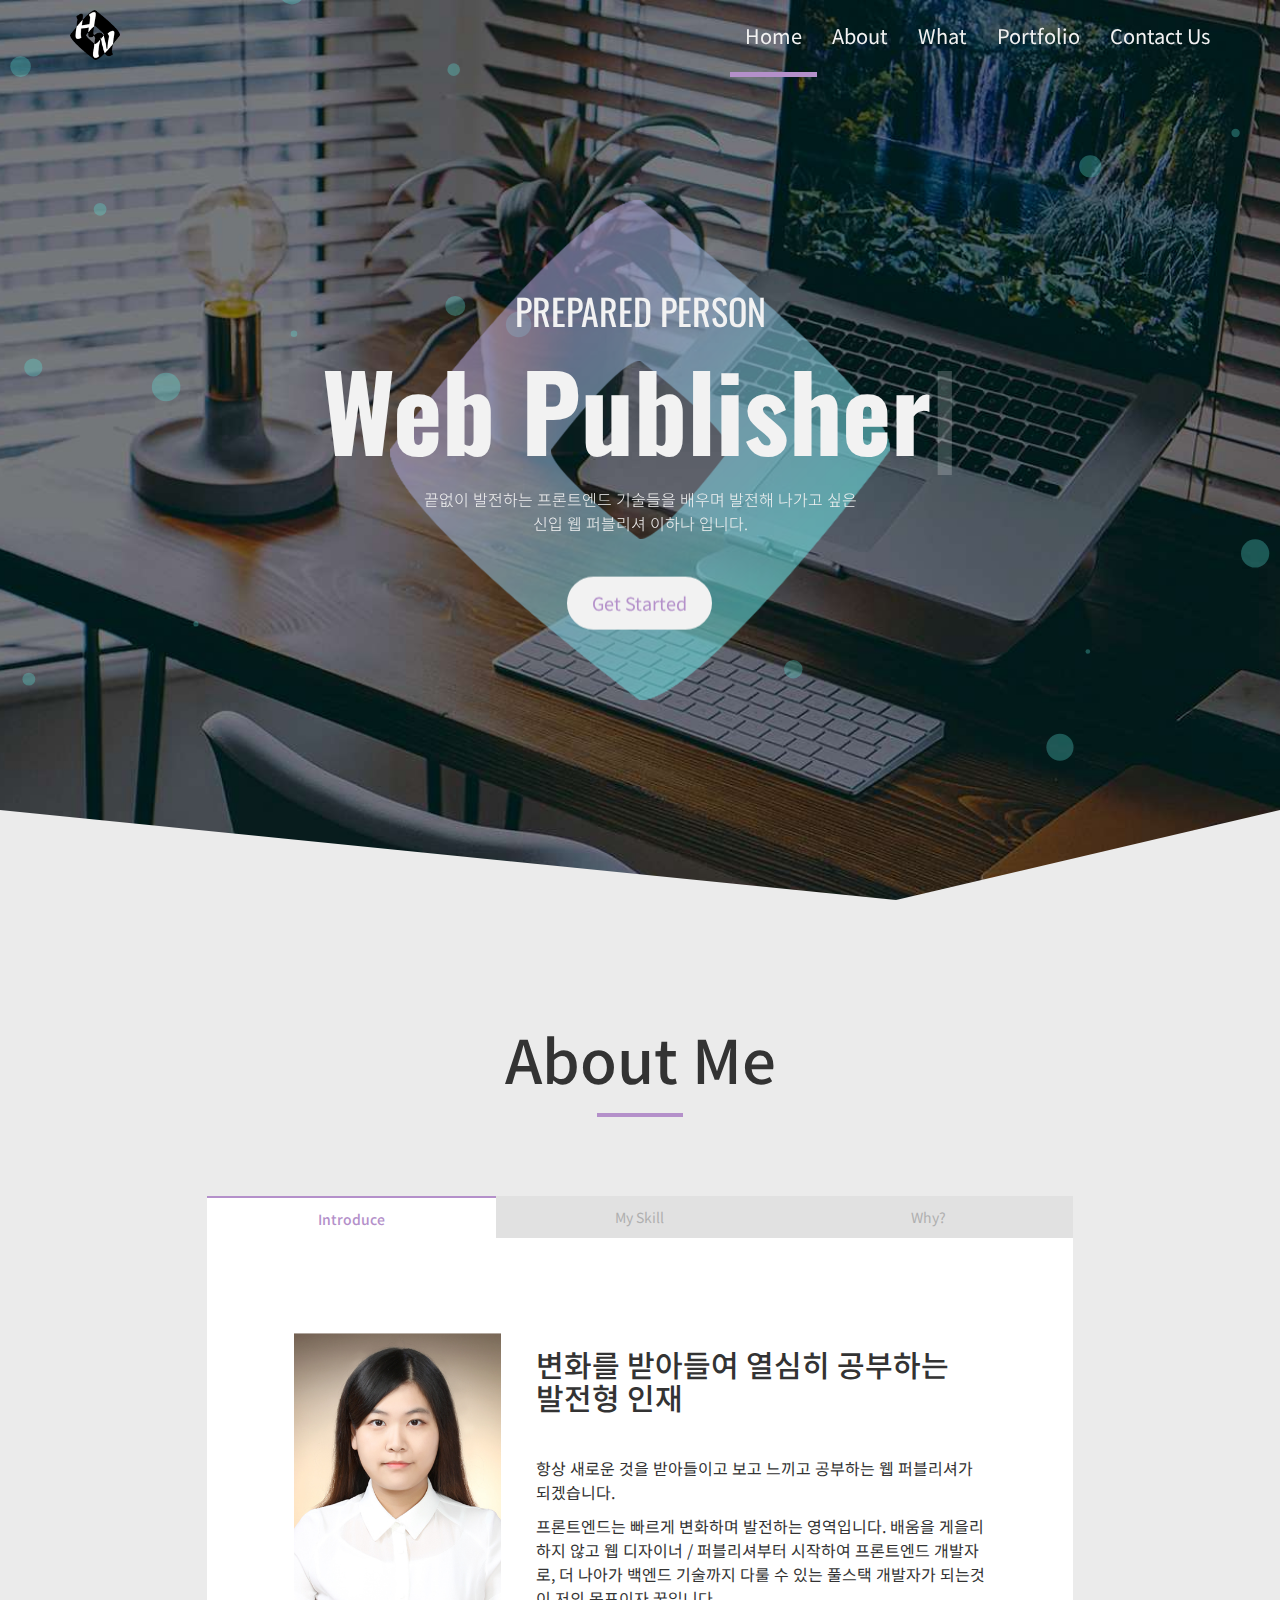
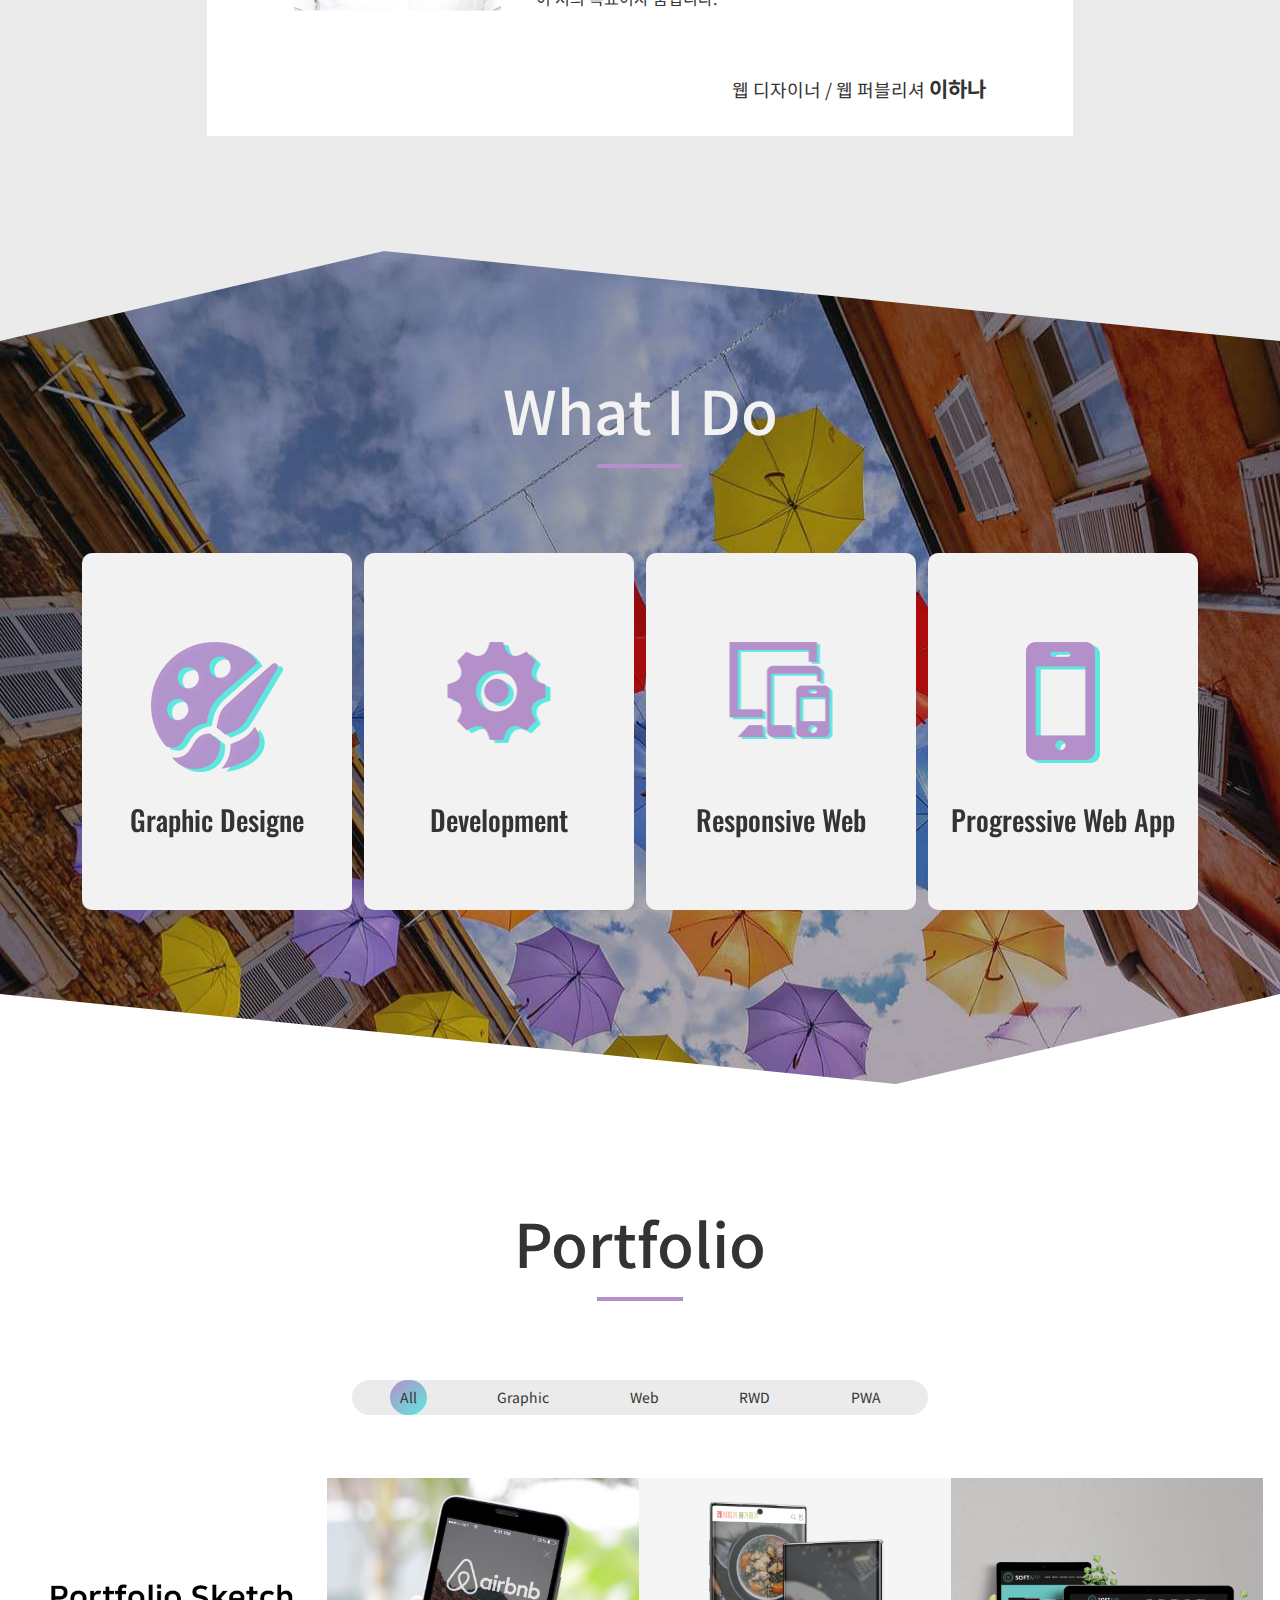
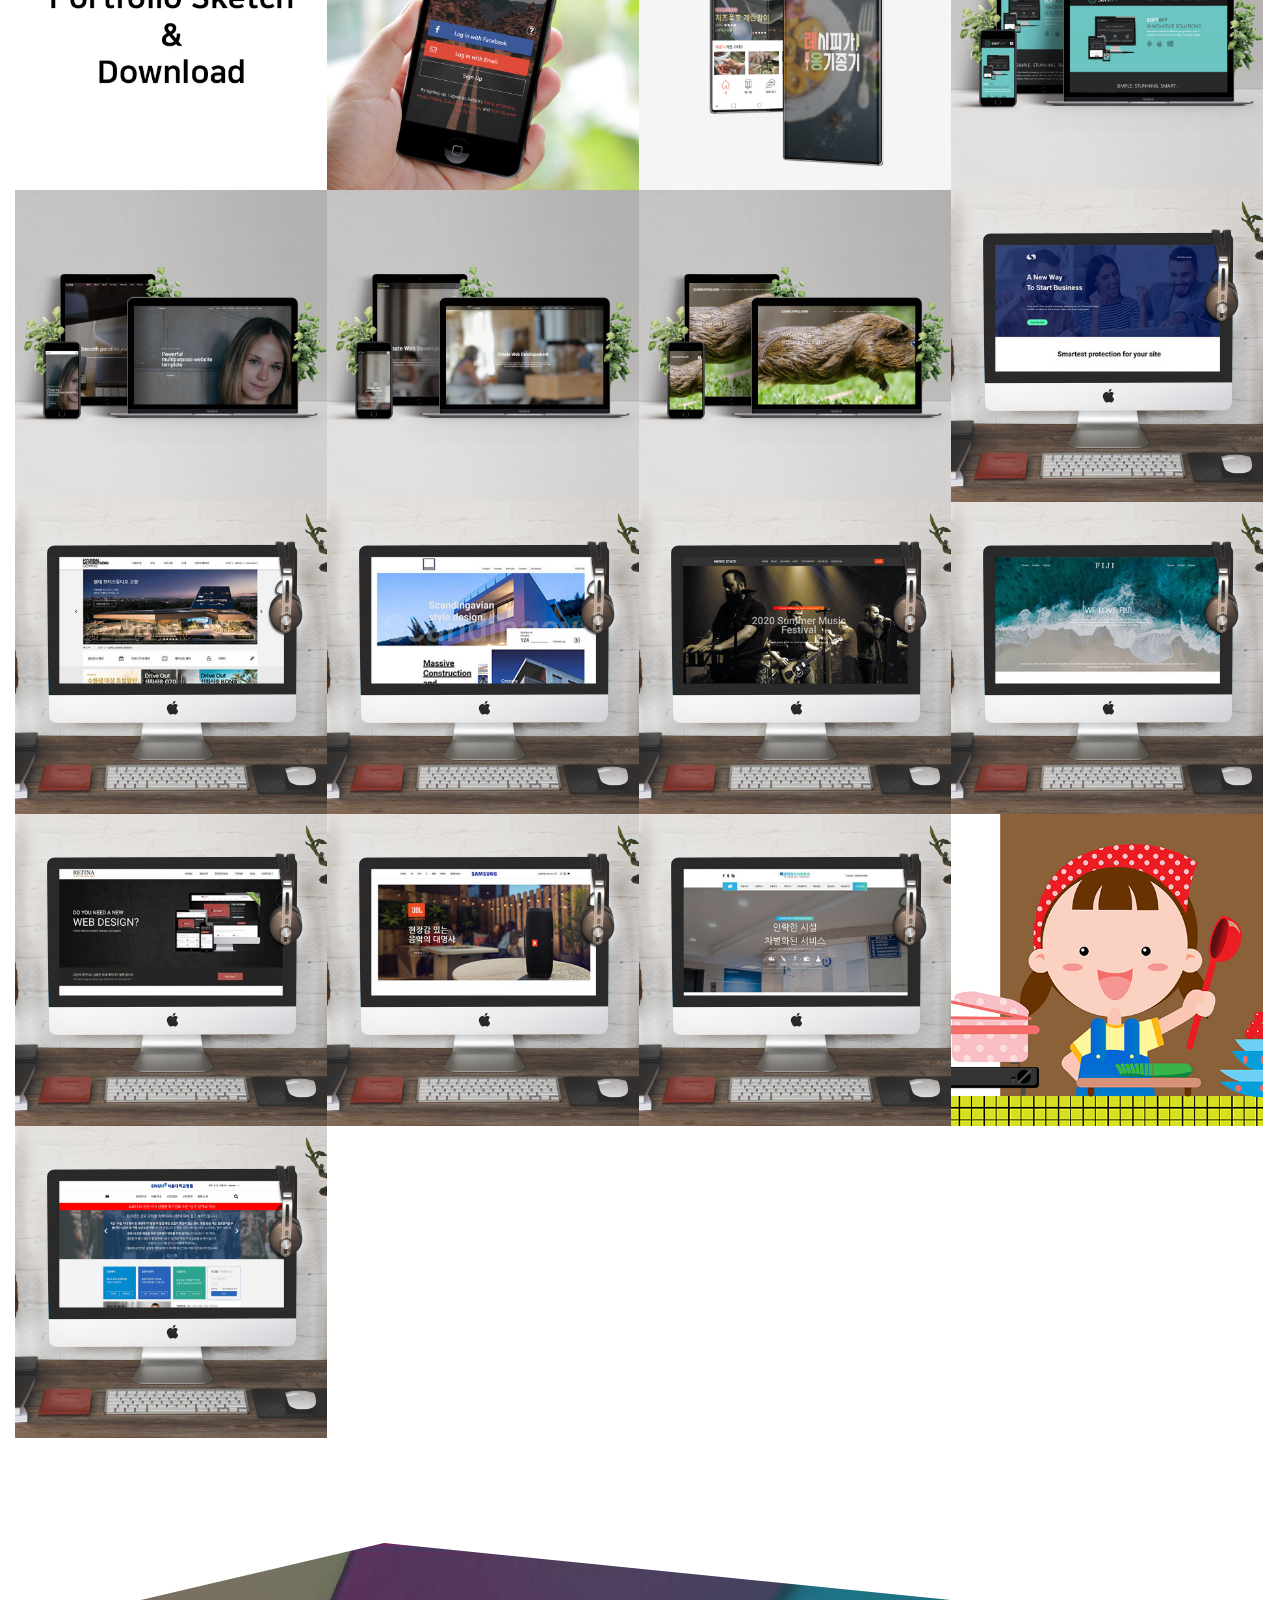
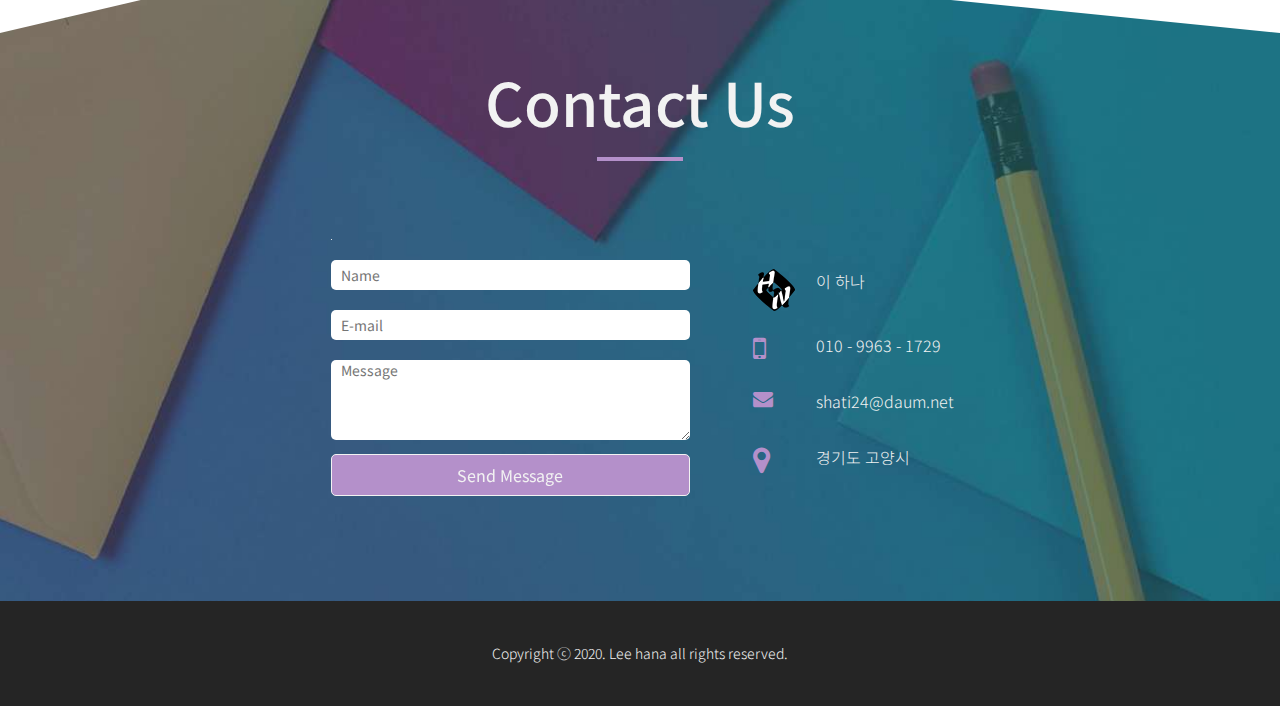
<file: index.html>
<!DOCTYPE html>
<html lang="ko-KR">

<head>
  <meta http-equiv="X-UA-Compatible" content="IE=Edge">
  <meta charset="UTF-8">
  <title>Hana's Portfolio</title>
  <script>
  window.location.href = 'html/main.html';
  </script>
</head>

<body>
</body>

</html>
</file>
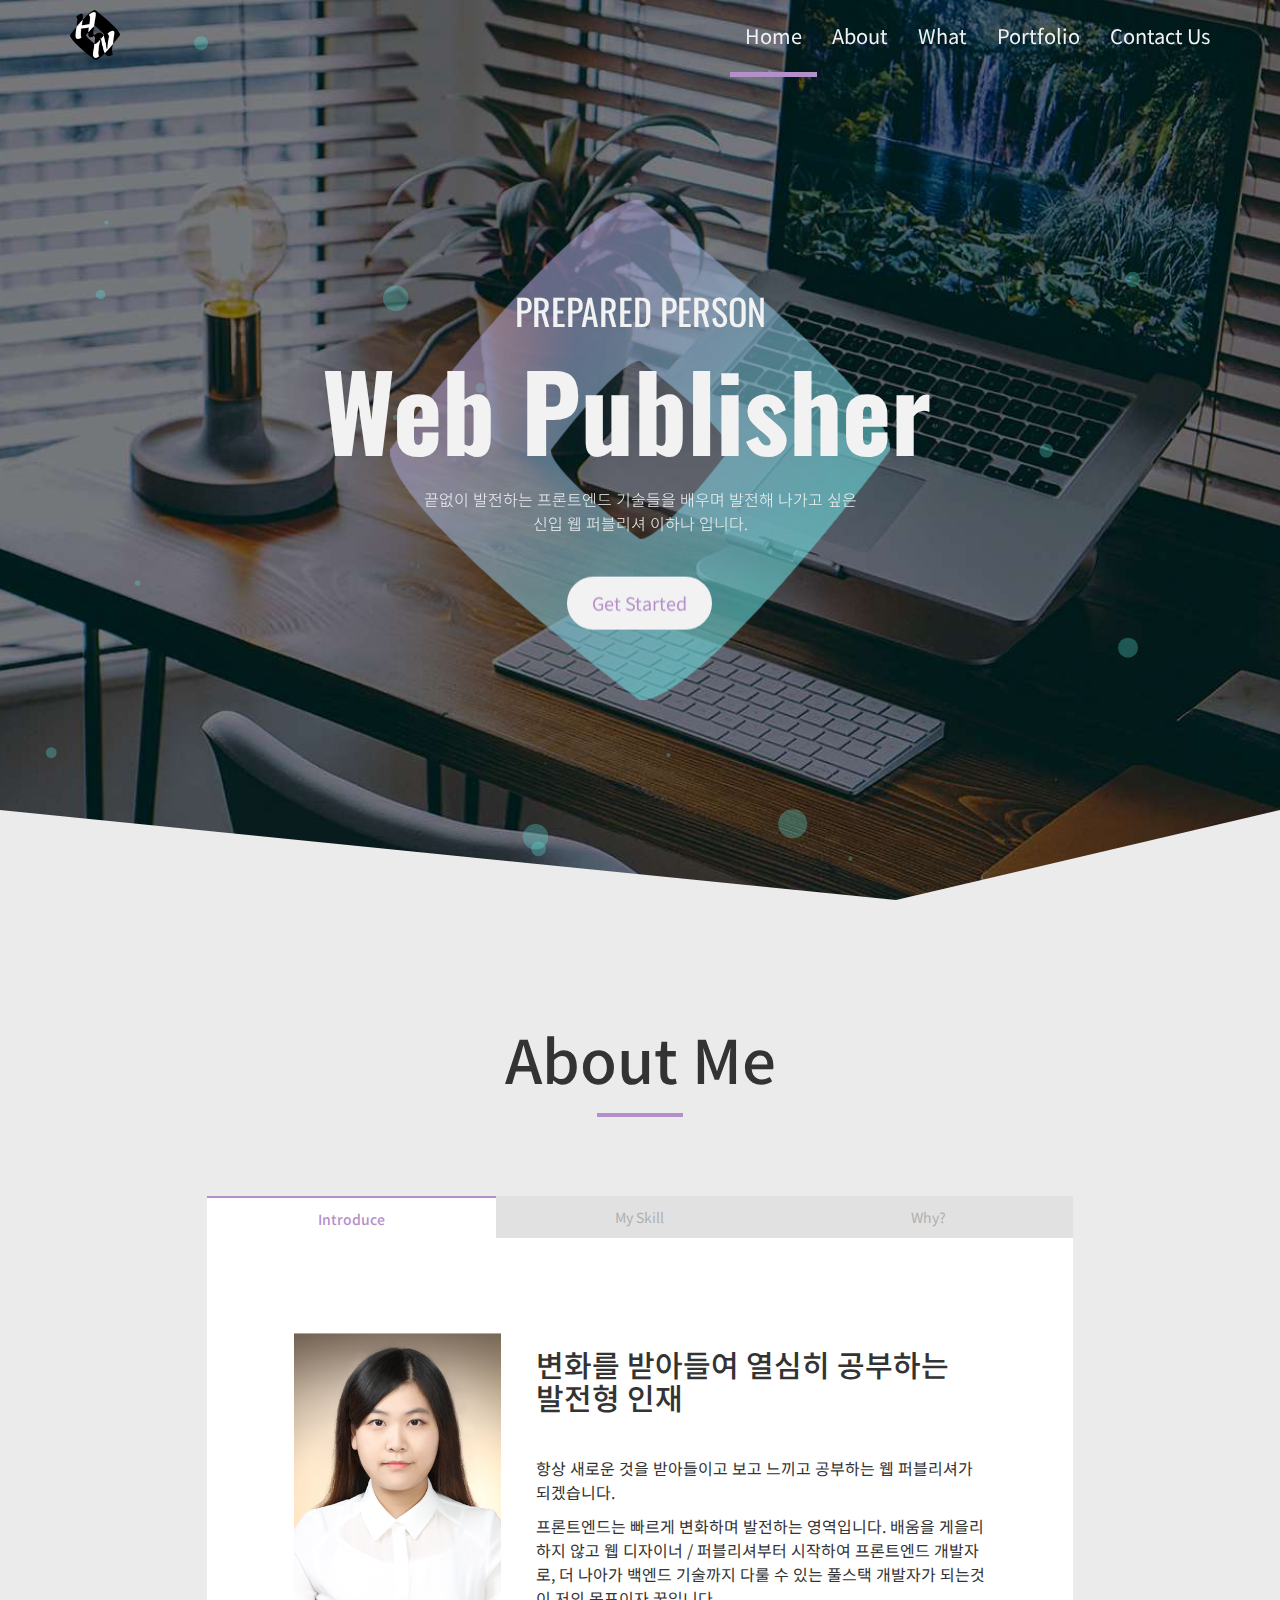
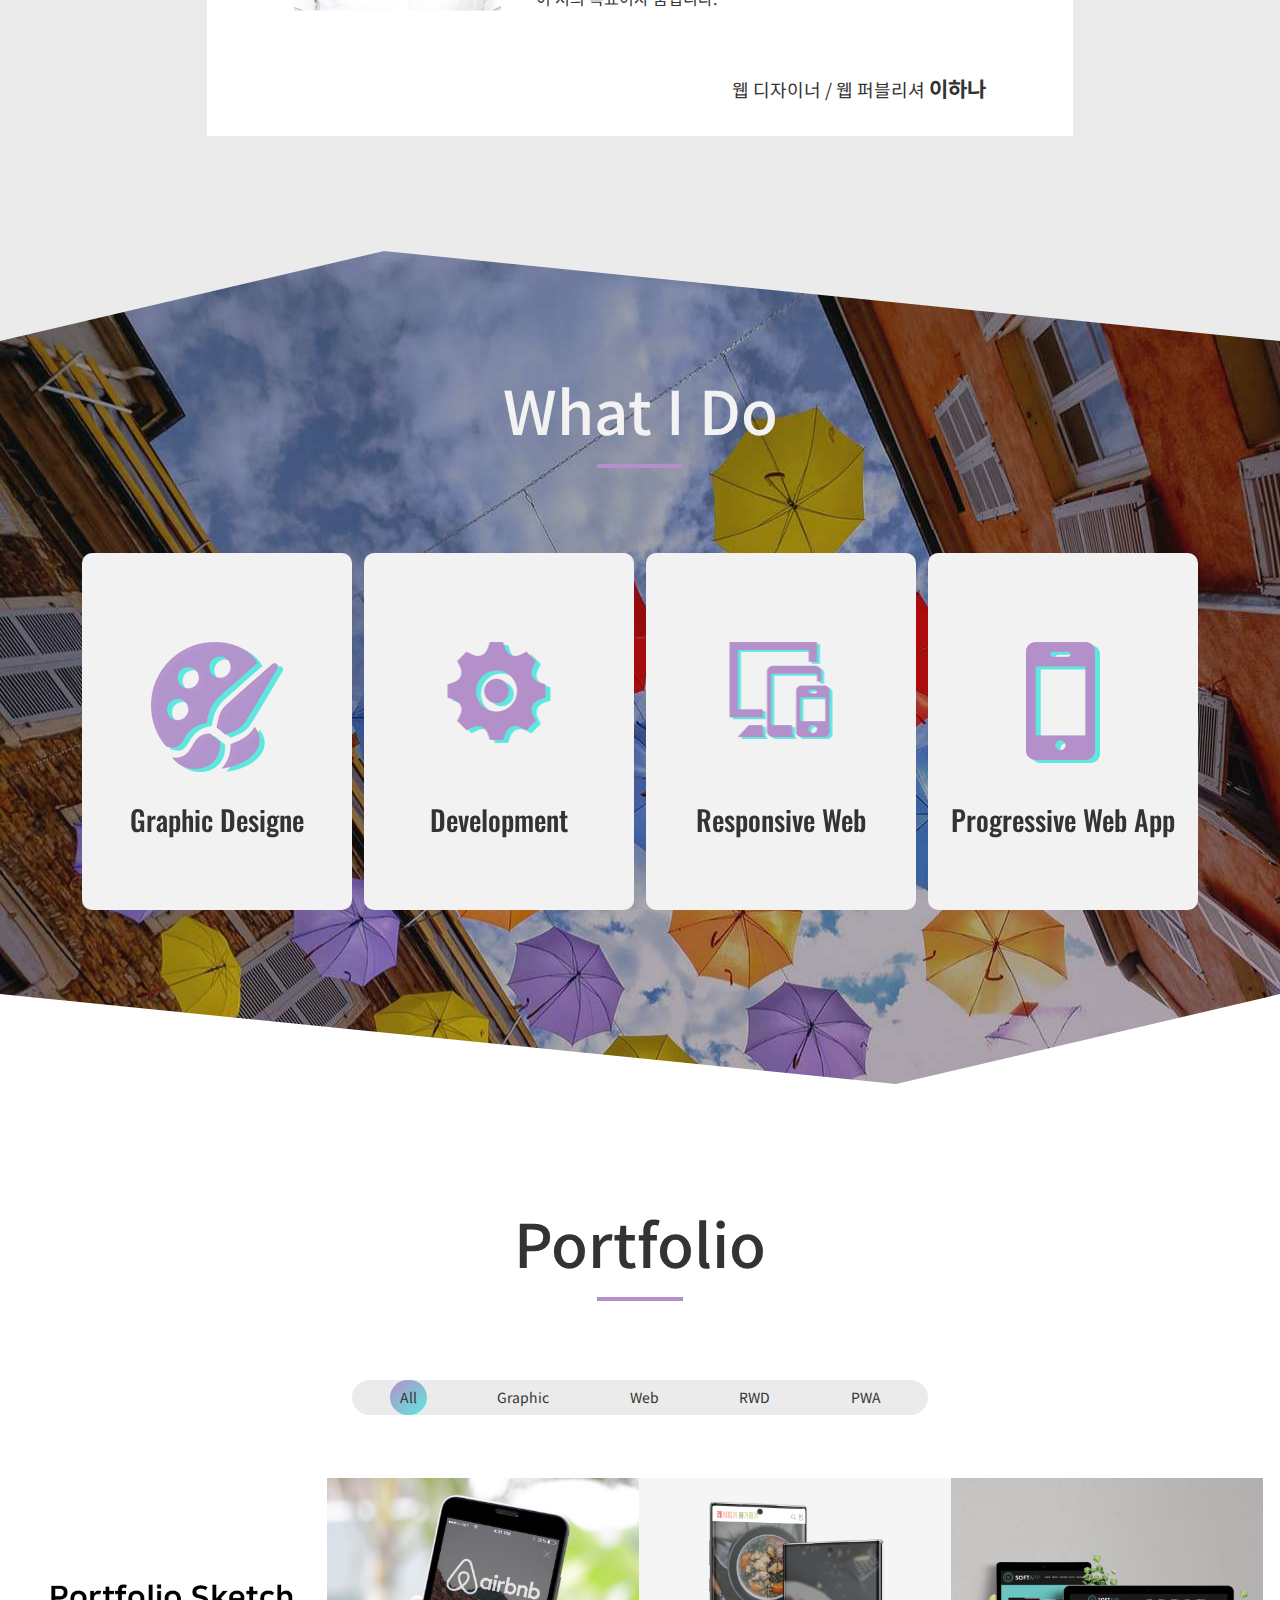
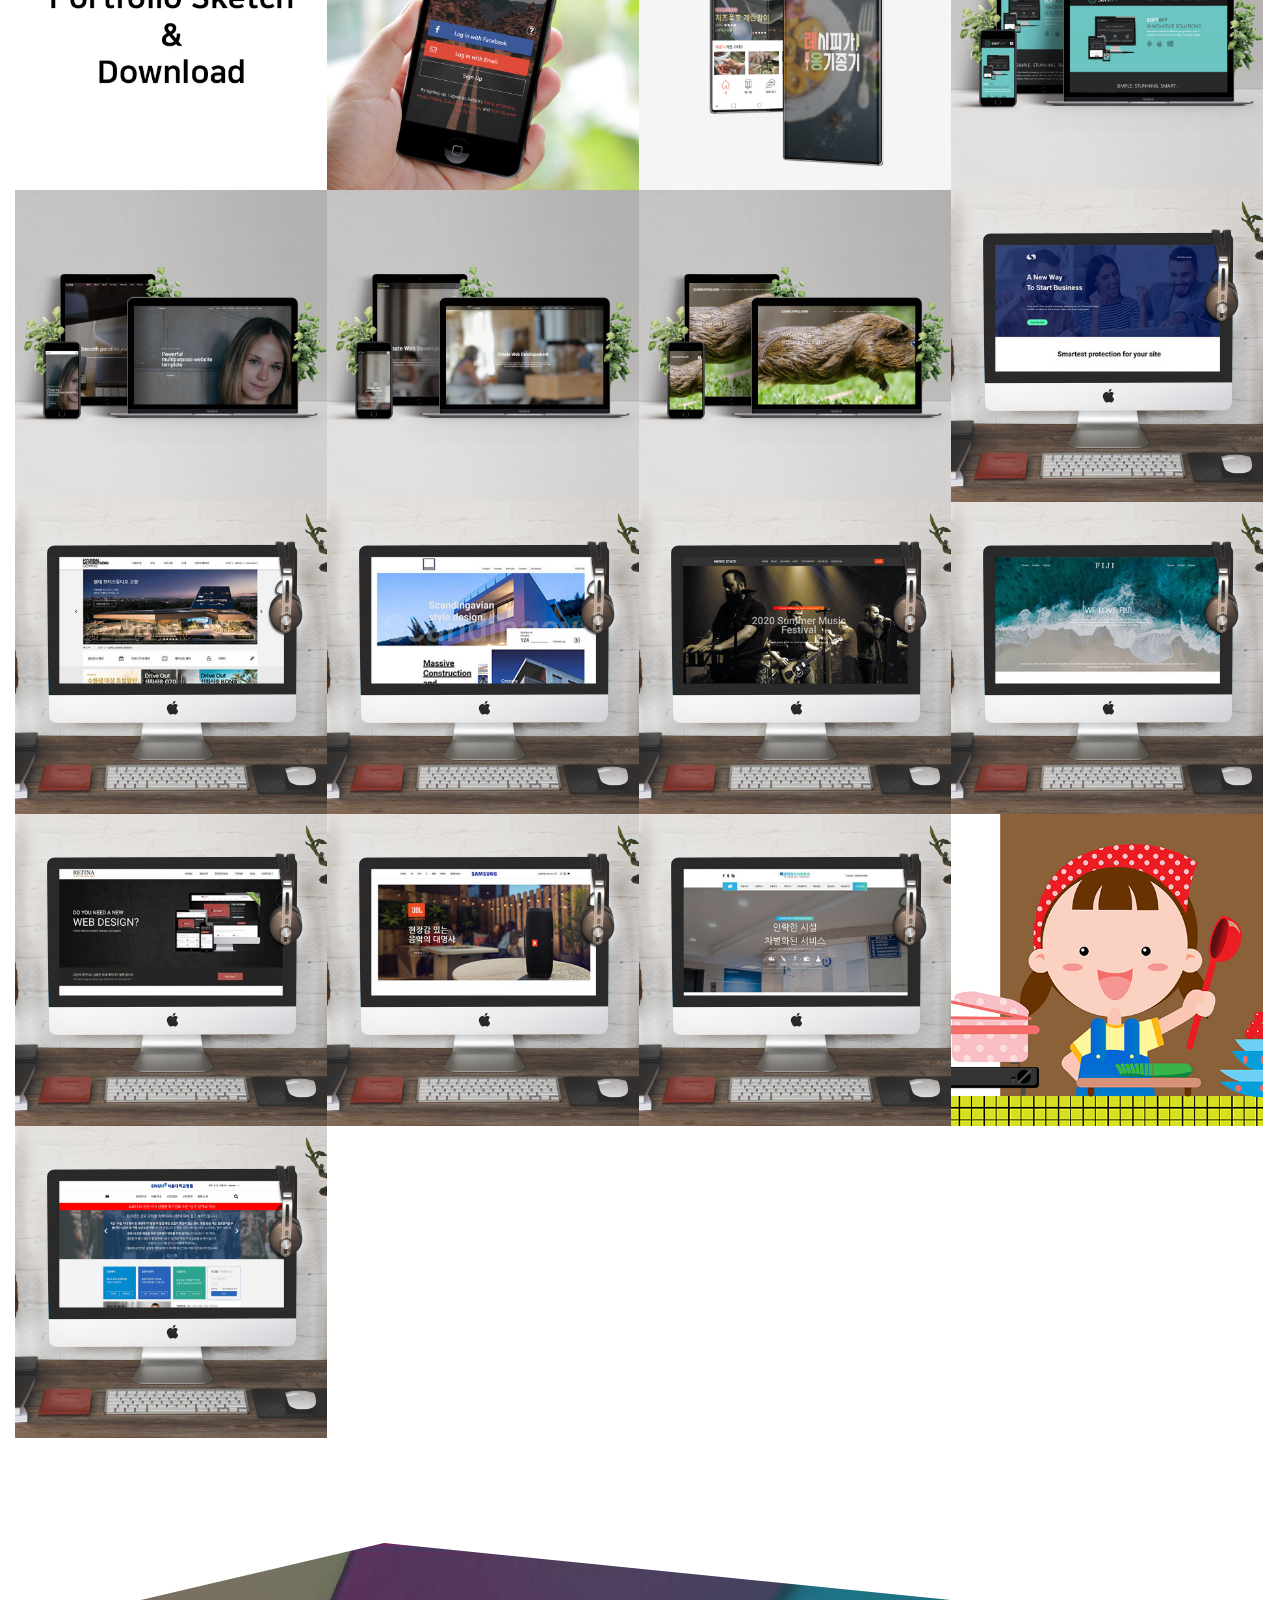
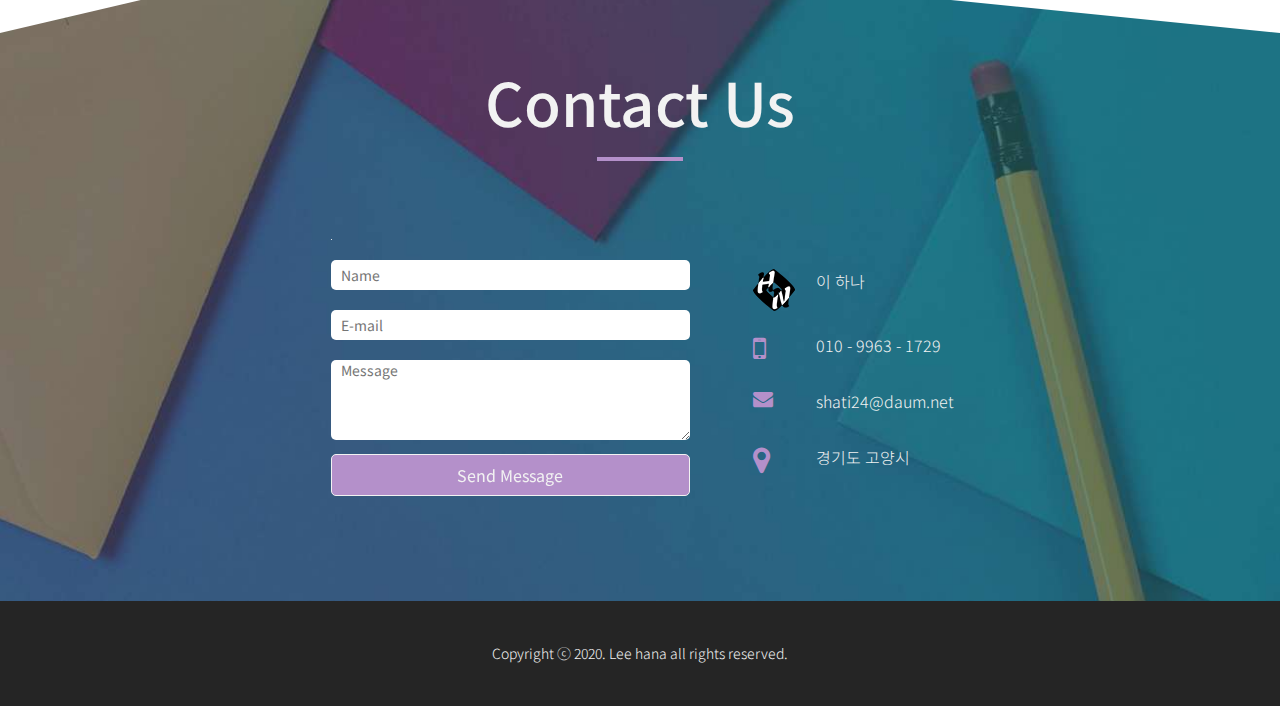
<file: html/main.html>
<!DOCTYPE html>
<html lang="en">

<head>
  <meta charset="UTF-8">
  <meta name="viewport" content="width=device-width, initial-scale=1.0">
  <title>Hana's Portfolio</title>

  <link rel="stylesheet" href="../css/main.css">
  <link rel="stylesheet" href="../css/bootstrap.min.css">
  <link rel="stylesheet" href="../css/font-awesome.min.css">
  <link rel="stylesheet" href="../css/cubeportfolio.min.css">
  <link rel="stylesheet" href="../css/hover-min.css">

</head>

<body data-spy="scroll" data-target="#navi"> 
  <!-- Navi Area Start -->
  <nav class='navbar navbar-default' id="navi">
    <div class='container'>


      <!-- Brand and mobile Button display -->
      <div class='navbar-header'>

        <!-- Mobile Button Start -->
        <button type='button' class='navbar-toggle collapsed' data-toggle='collapse' data-target='#gnb'>
          <span class='sr-only'>Toggle navigation</span>
          <span class='icon-bar'></span>
          <span class='icon-bar'></span>
          <span class='icon-bar'></span>
        </button>

        <!-- Site Logo Start -->
        <h1><a class='navbar-brand' href='#intro'>HN</a></h1>

      </div>

      <!-- Collect the nav links, forms, and other content for toggling -->
      <div class='collapse navbar-collapse' id='gnb'>

        <ul class='nav navbar-nav navbar-right'>
          <li><a href='#intro'>Home</a></li>
          <li><a href='#about'>About</a></li>
          <li><a href='#what'>What</a></li>
          <li><a href='#portfolio'>Portfolio</a></li>
          <li><a href='#contact'>Contact Us</a></li>
        </ul>

      </div><!-- /.navbar-collapse -->
    </div><!-- /.container-fluid -->
  </nav>

  <!-- Navi Area End -->


  <!-- Intro Area Start -->
  <div id="intro">

    <div id="particles-js"></div>
    <div class="container">
      <div class="text-box">
        <div class="text">
          <h2>PREPARED PERSON</h2>
          <h3>Web<span class="typing"></span></h3>
          <p>끝없이 발전하는 프론트엔드 기술들을 배우며 발전해 나가고 싶은<br>신입 웹 퍼블리셔 이하나 입니다. </p>
          <a href="#about" class="hvr-pop">Get Started</a>
        </div>
        <div class="text-m">
          <h2>PREPARED PERSON</h2>
          <h3>Web<br><span class="typing"></span></h3>
          <p>끝없이 발전하는 프론트엔드 기술들을 배우며 발전해 나가고 싶은<br>신입 웹 퍼블리셔 이하나 입니다. </p>
          <a href="#about" class="hvr-pop">Get Started</a>
        </div>
      </div>
    </div>


    <div class="bottom-path">
      <div class="left"></div>
      <div class="right"></div>
    </div>


  </div> <!-- Intro Area End -->


  <!-- About Area Start -->
  <div id="about">
    <div class="container">
      <h2 class="title">About Me</h2>

      <div class="tab-wrap">

        <ul>
          <li>
            <a href="#" onclick="return false" class="tab1">Introduce</a>
            <div class="tab-content tab-content1">
              <div class="left-box">
                <img src="../images/me.jpg" alt="myphoto">
              </div>
              <div class="right-box">
                <h2>변화를 받아들여 열심히 공부하는<br> 발전형 인재</h2>
                <p>항상 새로운 것을 받아들이고 보고 느끼고 공부하는 웹 퍼블리셔가 되겠습니다.</p>
                <p>프론트엔드는 빠르게 변화하며 발전하는 영역입니다. 배움을 게을리하지 않고 웹 디자이너 / 퍼블리셔부터 시작하여 프론트엔드 개발자로, 더 나아가 백엔드 기술까지 다룰 수 있는 풀스택 개발자가 되는것이 저의 목표이자 꿈입니다.</p>
                <p>
                  웹 디자이너 / 웹 퍼블리셔 <span>이하나</span>
                </p>
              </div>
            </div>
          </li>

          <li>
            <a href="#" onclick="return false" class="tab2">My Skill</a>
            <div class="tab-content tab-content2">
              <ul>
                <li>
                  <div>
                    <div>
                      <img src="../images/photoshop.png" alt="Photoshop-icon">

                      Photoshop
                    </div>

                    <span class="incrementalNumber" set-time="3000" set-text="%" data-value="95"></span>
                  </div>
                  <div class="progress">
                    <div class="progress-bar progress-bar1" role="progressbar" aria-valuenow="95" aria-valuemin="0"
                      aria-valuemax="100" style="width: 95%;">
                      <span class="sr-only">95% Complete</span>
                    </div>
                  </div>
                </li>
                <li>
                  <div>
                    <div>
                      <img src="../images/html5.png" alt="HTML5-icon">HTML5
                    </div> <span class="incrementalNumber" set-time="3000" set-text="%" data-value="85"></span>
                  </div>
                  <div class="progress">
                    <div class="progress-bar progress-bar2" role="progressbar" aria-valuenow="85" aria-valuemin="0"
                      aria-valuemax="100" style="width: 85%;">
                      <span class="sr-only">85% Complete</span>
                    </div>
                  </div>
                </li>
                <li>

                  <div>
                    <div>
                      <img src="../images/css3.png" alt="CSS3-icon">CSS3
                    </div><span class="incrementalNumber" set-time="3000" set-text="%" data-value="85"></span>
                  </div>
                  <div class="progress">
                    <div class="progress-bar progress-bar3" role="progressbar" aria-valuenow="85" aria-valuemin="0"
                      aria-valuemax="100" style="width: 85%;">
                      <span class="sr-only">85% Complete</span>
                    </div>
                  </div>
                </li>
                <li>

                  <div>
                    <div>
                      <img src="../images/jq.png" alt="JQ-icon">JS/JQ
                    </div><span class="incrementalNumber" set-time="3000" set-text="%" data-value="75"></span>
                  </div>
                  <div class="progress">
                    <div class="progress-bar progress-bar4" role="progressbar" aria-valuenow="75" aria-valuemin="0"
                      aria-valuemax="100" style="width: 75%;">
                      <span class="sr-only">75% Complete</span>
                    </div>
                  </div>
                </li>
              </ul>
            </div>
          </li>

          <li>
            <a href="#" onclick="return false" class="tab3">Why?</a>
            <div class="tab-content tab-content3">
              <h2>Why Choos Me?</h2>
              <div>
                <div class="hvr-float">
                  <div class="icon-box">
                    <i class='fa fa-user' aria-hidden='true'></i>
                  </div>
                  <div class="text-box">
                    <h3>성실함</h3>
                    <p>끊임없이 배우는 웹 퍼블리셔가 되겠습니다.</p>
                  </div>
                </div>
                <div class="hvr-float">
                  <div class="icon-box">
                    <i class="fa fa-handshake-o" aria-hidden="true"></i>
                  </div>
                  <div class="text-box">
                    <h3>사교성</h3>
                    <p>모나지 않은 성격으로 모두와 조화롭게 어울립니다.</p>
                  </div>
                </div>
                <div class="hvr-float">
                  <div class="icon-box">
                    <i class="fa fa-sun-o" aria-hidden="true"></i>
                  </div>
                  <h3>긍정적</h3>
                  <p>긍정적인 생각은 곧 넓은 시야를 뜻합니다.</p>
                </div>
              </div>
            </div>
          </li>
        </ul>
      </div>
    </div>
  </div> <!-- About Area End -->


  <!-- What Area Start -->
  <!-- <div id="what" class="jarallax"> -->
  <div id="what">
    <div class="container">
      <h2 class="title">What I Do</h2>
      <div class="contents">
        <div class="box box1 hvr-bob">
          <div class="content-box">
            <div class="img-box">
              <img src="../images/icons1.png" alt="icon1">
            </div>
            <h3>Graphic Designe</h3>
            <p>Adobe Photoshop과 Illustrator를 사용하여 다양한 배너와 로고아이콘 및 웹 사이트 개발 전 시안 작업을 할 수 있습니다.</p>
          </div>
        </div>
        <div class="box box2 hvr-bob">
          <div class="content-box">
            <div class="img-box">
              <img src="../images/icons2.png" alt="icon2">
            </div>
            <h3>Development</h3>
            <p>HTML5를 사용하여 웹 사이트의 구조를 잡고 CSS3로 레이아웃 배치 및 구체적인 디자인을 잡을 수 있습니다. 그리고 Javascript & jQuery 를 사용하여 웹 페이지를 유연하게 조작할 수 있게 합니다.</p>
          </div>
        </div>
        <div class="box box3 hvr-bob">
          <div class="content-box">
            <div class="img-box">
              <img src="../images/icons3.png" alt="icon3">
            </div>
            <h3>Responsive Web</h3>
            <p>Bootstrap을 메인으로 레이아웃을 잡고 CSS의 Media query 기능을 사용하여 데스크탑부터 모바일까지 전기종 호환되는 반응형 웹 사이트를 만들 수 있습니다.</p>
          </div>
        </div>
        <div class="box box4 hvr-bob">
          <div class="content-box">
            <div class="img-box">
              <img src="../images/icons4.png" alt="icon4">
            </div>
            <h3>Progressive Web App</h3>
            <p>뛰어난 브라우저의 성능을 이용하여 앱보다 접근성이 좋으며 설치도 가능한 웹 앱을 만들 수 있습니다.</p>
          </div>
        </div>
      </div>
    </div>

    <div class="top-path">
      <div class="left"></div>
      <div class="right"></div>
    </div>
    <div class="bottom-path">
      <div class="left"></div>
      <div class="right"></div>
    </div>

  </div> <!-- What Area End -->


  <!-- Portfolio Area Start -->
  <div id="portfolio">
    <div class="container-fluid">
      <h2 class="title">Portfolio</h2>

      <!-- Portfolio Menu -->
      <div id="filters-container">
        <div class="cbp-filter-item" data-filter="*">All</div>
        <div class="cbp-filter-item" data-filter=".g1">Graphic</div>
        <div class="cbp-filter-item" data-filter=".g2">Web</div>
        <div class="cbp-filter-item" data-filter=".g3">RWD</div>
        <div class="cbp-filter-item" data-filter=".g4">PWA</div>
      </div>

      <!-- Portfolio Gallery -->
      <div id="grid-container">

        <!-- gallery 00 Portfolio zip -->
        <div class="cbp-item g1">
          <div class="item">
            <img src="../images/portfolio/thumbnail/p00.jpg" alt="Photo0">
            <div class="caption-border">
              <div class="caption-bg">
                <div class="caption">
                  <h3>Portfolio Sketch&Download</h3>
                  <p>포트폴리오 구상도 스케치 이미지 감상 및 완성본 파일을 다운받으실 수 있습니다.</p>
                  <div class="link">
                    <a href="../images/portfolio/graphic/p00.jpg" class="cbp-lightbox" data-filter="Artwork1"
                      data-toggle="tooltip" data-placement="bottom" title="스케치 보기"><i class="fa fa-arrows-alt"
                        aria-hidden="true"></i></a>
                    <a href="https://github.com/shati24-git/shati24-git.git" data-toggle="tooltip" data-placement="bottom" title="포트폴리오 다운받기" target="_blank" target="_blank" target="_blank"><i class="fa fa-link"
                        aria-hidden="true"></i></a>
                  </div>
                </div>
              </div>
            </div>
          </div>
        </div>

        <!-- gallery 01 Graphic -->
        <div class="cbp-item g1">
          <div class="item">
            <img src="../images/portfolio/thumbnail/p01.jpg" alt="Photo1">
            <div class="caption-border">
              <div class="caption-bg">
                <div class="caption">
                  <h3>Graphic Design</h3>
                  <p>Adobe Photoshop을 사용하여 제작한 웹앱 메인페이지 디자인</p>
                  <div class="link">
                    <a href="../images/portfolio/graphic/p01.jpg" class="cbp-lightbox" data-filter="Artwork1"
                      data-toggle="tooltip" data-placement="bottom" title="이미지 보기"><i class="fa fa-arrows-alt"
                        aria-hidden="true"></i></a>
                    
                  </div>
                </div>
              </div>
            </div>
          </div>
        </div>

        <!-- gallery 02 PWA -->
        <div class="cbp-item g4">
          <div class="item">
            <img src="../images/portfolio/thumbnail/pwa.jpg" alt="Photo1">
            <div class="caption-border">
              <div class="caption-bg">
                <div class="caption">
                  <h3>Progressive Web App</h3>
                  <p>ID:reon / PW:1234</p>
                  <div class="link">
                    <a href="../images/portfolio/PWA/pwa.jpg" class="cbp-lightbox" data-filter="Artwork1"
                      data-toggle="tooltip" data-placement="bottom" title="이미지 보기"><i class="fa fa-arrows-alt"
                        aria-hidden="true"></i></a>
                    <a href="http://shati24.dothome.co.kr/" data-toggle="tooltip" data-placement="bottom" title="웹 사이트로 이동" target="_blank"><i class="fa fa-link"
                        aria-hidden="true"></i></a>
                  </div>
                </div>
              </div>
            </div>
          </div>
        </div>

        <!-- gallery 03 RWD -->
        <div class="cbp-item g3">
          <div class="item">
            <img src="../images/portfolio/thumbnail/rwd-p4.jpg" alt="Photo1">
            <div class="caption-border">
              <div class="caption-bg">
                <div class="caption">
                  <h3>Responsive Web</h3>
                  <p>SOFTAPP 카피사이트</p>
                  <div class="link">
                    <a href="../images/portfolio/rwd/rwd-p4.jpg" class="cbp-lightbox" data-filter="Artwork1"
                      data-toggle="tooltip" data-placement="bottom" title="이미지 보기"><i class="fa fa-arrows-alt"
                        aria-hidden="true"></i></a>
                    <a href="http://shati24.dothome.co.kr/res-project4" data-toggle="tooltip" data-placement="bottom" title="웹 사이트로 이동" target="_blank" target="_blank" target="_blank"><i class="fa fa-link"
                        aria-hidden="true"></i></a>
                  </div>
                </div>
              </div>
            </div>
          </div>
        </div>

        <!-- gallery 04 RWD  -->
        <div class="cbp-item g3">
          <div class="item">
            <img src="../images/portfolio/thumbnail/rwd-p3.jpg" alt="Photo1">
            <div class="caption-border">
              <div class="caption-bg">
                <div class="caption">
                  <h3>Responsive Web</h3>
                  <p>ASSAN 카피사이트</p>
                  <div class="link">
                    <a href="../images/portfolio/rwd/rwd-p3.jpg" class="cbp-lightbox" data-filter="Artwork1"
                      data-toggle="tooltip" data-placement="bottom" title="이미지 보기"><i class="fa fa-arrows-alt"
                        aria-hidden="true"></i></a>
                    <a href="http://shati24.dothome.co.kr/res-project3" data-toggle="tooltip" data-placement="bottom" title="웹 사이트로 이동" target="_blank" target="_blank" target="_blank"><i class="fa fa-link"
                        aria-hidden="true"></i></a>
                  </div>
                </div>
              </div>
            </div>
          </div>
        </div>

        <!-- gallery 05 RWD  -->
        <div class="cbp-item g3">
          <div class="item">
            <img src="../images/portfolio/thumbnail/rwd-p1.jpg" alt="Photo1">
            <div class="caption-border">
              <div class="caption-bg">
                <div class="caption">
                  <h3>Responsive Web</h3>
                  <p>Alia Corns 카피사이트</p>
                  <div class="link">
                    <a href="../images/portfolio/rwd/rwd-p1.jpg" class="cbp-lightbox" data-filter="Artwork1"
                      data-toggle="tooltip" data-placement="bottom" title="이미지 보기"><i class="fa fa-arrows-alt"
                        aria-hidden="true"></i></a>
                    <a href="http://shati24.dothome.co.kr/res-project1" data-toggle="tooltip" data-placement="bottom" title="웹 사이트로 이동" target="_blank"><i class="fa fa-link"
                        aria-hidden="true"></i></a>
                  </div>
                </div>
              </div>
            </div>
          </div>
        </div>

        <!-- gallery 06 RWD  -->
        <div class="cbp-item g3">
          <div class="item">
            <img src="../images/portfolio/thumbnail/rwd-p2.jpg" alt="Photo1">
            <div class="caption-border">
              <div class="caption-bg">
                <div class="caption">
                  <h3>Responsive Web</h3>
                  <p>SheepLand 커스텀 카피사이트</p>
                  <div class="link">
                    <a href="../images/portfolio/rwd/rwd-p2.jpg" class="cbp-lightbox" data-filter="Artwork1"
                      data-toggle="tooltip" data-placement="bottom" title="이미지 보기"><i class="fa fa-arrows-alt"
                        aria-hidden="true"></i></a>
                    <a href="http://shati24.dothome.co.kr/res-project2" data-toggle="tooltip" data-placement="bottom" title="웹 사이트로 이동" target="_blank"><i class="fa fa-link"
                        aria-hidden="true"></i></a>
                  </div>
                </div>
              </div>
            </div>
          </div>
        </div>


        <!-- gallery 07 web  -->
        <div class="cbp-item g2">
          <div class="item">
            <img src="../images/portfolio/thumbnail/w-g2.jpg" alt="Photo1">
            <div class="caption-border">
              <div class="caption-bg">
                <div class="caption">
                  <h3>Web Site</h3>
                  <p>사선형 디자인 웹 사이트</p>
                  <div class="link">
                    <a href="../images/portfolio/web/w-g2.jpg" class="cbp-lightbox" data-filter="Artwork1"
                      data-toggle="tooltip" data-placement="bottom" title="이미지 보기"><i class="fa fa-arrows-alt"
                        aria-hidden="true"></i></a>
                    <a href="http://shati24.dothome.co.kr/project0/02" data-toggle="tooltip" data-placement="bottom" title="웹 사이트로 이동" target="_blank"><i class="fa fa-link"
                        aria-hidden="true"></i></a>
                  </div>
                </div>
              </div>
            </div>
          </div>
        </div>

        <!-- gallery 08 web  -->
        <div class="cbp-item g2">
          <div class="item">
            <img src="../images/portfolio/thumbnail/w-s1.jpg" alt="Photo1">
            <div class="caption-border">
              <div class="caption-bg">
                <div class="caption">
                  <h3>Web Site</h3>
                  <p>고양모터스 카피 사이트</p>
                  <div class="link">
                    <a href="../images/portfolio/web/w-s1.jpg" class="cbp-lightbox" data-filter="Artwork1"
                      data-toggle="tooltip" data-placement="bottom" title="이미지 보기"><i class="fa fa-arrows-alt"
                        aria-hidden="true"></i></a>
                    <a href="http://shati24.dothome.co.kr/project7" data-toggle="tooltip" data-placement="bottom" title="웹 사이트로 이동" target="_blank"><i class="fa fa-link"
                        aria-hidden="true"></i></a>
                  </div>
                </div>
              </div>
            </div>
          </div>
        </div>



        <!-- gallery 09 web  -->
        <div class="cbp-item g2">
          <div class="item">
            <img src="../images/portfolio/thumbnail/w-p4.jpg" alt="Photo1">
            <div class="caption-border">
              <div class="caption-bg">
                <div class="caption">
                  <h3>Web Site</h3>
                  <p>Massive Home 웹 사이트 카피</p>
                  <div class="link">
                    <a href="../images/portfolio/web/w-p4.jpg" class="cbp-lightbox" data-filter="Artwork1"
                      data-toggle="tooltip" data-placement="bottom" title="이미지 보기"><i class="fa fa-arrows-alt"
                        aria-hidden="true"></i></a>
                    <a href="http://shati24.dothome.co.kr/project4" data-toggle="tooltip" data-placement="bottom" title="웹 사이트로 이동" target="_blank"><i class="fa fa-link"
                        aria-hidden="true"></i></a>
                  </div>
                </div>
              </div>
            </div>
          </div>
        </div>

        <!-- gallery 10 web  -->
        <div class="cbp-item g2">
          <div class="item">
            <img src="../images/portfolio/thumbnail/w-p6.jpg" alt="Photo1">
            <div class="caption-border">
              <div class="caption-bg">
                <div class="caption">
                  <h3>Web Site</h3>
                  <p>Music State 웹 사이트 카피</p>
                  <div class="link">
                    <a href="../images/portfolio/web/w-p6.jpg" class="cbp-lightbox" data-filter="Artwork1"
                      data-toggle="tooltip" data-placement="bottom" title="이미지 보기"><i class="fa fa-arrows-alt"
                        aria-hidden="true"></i></a>
                    <a href="http://shati24.dothome.co.kr/project6" data-toggle="tooltip" data-placement="bottom" title="웹 사이트로 이동" target="_blank"><i class="fa fa-link"
                        aria-hidden="true"></i></a>
                  </div>
                </div>
              </div>
            </div>
          </div>
        </div>

        <!-- gallery 11 web  -->
        <div class="cbp-item g2">
          <div class="item">
            <img src="../images/portfolio/thumbnail/w-g1.jpg" alt="Photo1">
            <div class="caption-border">
              <div class="caption-bg">
                <div class="caption">
                  <h3>Web Site</h3>
                  <p>FIJI 디자인 카피</p>
                  <div class="link">
                    <a href="../images/portfolio/web/w-g1.jpg" class="cbp-lightbox" data-filter="Artwork1"
                      data-toggle="tooltip" data-placement="bottom" title="이미지 보기"><i class="fa fa-arrows-alt"
                        aria-hidden="true"></i></a>
                    <a href="http://shati24.dothome.co.kr/project0/01" data-toggle="tooltip" data-placement="bottom" title="웹 사이트로 이동" target="_blank"><i class="fa fa-link"
                        aria-hidden="true"></i></a>
                  </div>
                </div>
              </div>
            </div>
          </div>
        </div>

        <!-- gallery 12 web  -->
        <div class="cbp-item g2">
          <div class="item">
            <img src="../images/portfolio/thumbnail/w-p7.jpg" alt="Photo1">
            <div class="caption-border">
              <div class="caption-bg">
                <div class="caption">
                  <h3>Web Site</h3>
                  <p>레티나 에이전시 카피사이트</p>
                  <div class="link">
                    <a href="../images/portfolio/web/w-p7.jpg" class="cbp-lightbox" data-filter="Artwork1"
                      data-toggle="tooltip" data-placement="bottom" title="이미지 보기"><i class="fa fa-arrows-alt"
                        aria-hidden="true"></i></a>
                    <a href="http://shati24.dothome.co.kr/project10" data-toggle="tooltip" data-placement="bottom" title="웹 사이트로 이동" target="_blank"><i class="fa fa-link"
                        aria-hidden="true"></i></a>
                  </div>
                </div>
              </div>
            </div>
          </div>
        </div>

        <!-- gallery 13 web  -->
        <div class="cbp-item g2">
          <div class="item">
            <img src="../images/portfolio/thumbnail/w-s3.jpg" alt="Photo1">
            <div class="caption-border">
              <div class="caption-bg">
                <div class="caption">
                  <h3>Web Site</h3>
                  <p>삼성 JBL 사이트 카피</p>
                  <div class="link">
                    <a href="../images/portfolio/web/w-s3.jpg" class="cbp-lightbox" data-filter="Artwork1"
                      data-toggle="tooltip" data-placement="bottom" title="이미지 보기"><i class="fa fa-arrows-alt"
                        aria-hidden="true"></i></a>
                    <a href="http://shati24.dothome.co.kr/project8" data-toggle="tooltip" data-placement="bottom" title="웹 사이트로 이동" target="_blank"><i class="fa fa-link"
                        aria-hidden="true"></i></a>
                  </div>
                </div>
              </div>
            </div>
          </div>
        </div>

        <!-- gallery 14 web  -->
        <div class="cbp-item g2">
          <div class="item">
            <img src="../images/portfolio/thumbnail/w-p5.jpg" alt="Photo1">
            <div class="caption-border">
              <div class="caption-bg">
                <div class="caption">
                  <h3>Web Site</h3>
                  <p>코끼리 이비인후과 사이트 카피</p>
                  <div class="link">
                    <a href="../images/portfolio/web/w-p5.jpg" class="cbp-lightbox" data-filter="Artwork1"
                      data-toggle="tooltip" data-placement="bottom" title="이미지 보기"><i class="fa fa-arrows-alt"
                        aria-hidden="true"></i></a>
                    <a href="http://shati24.dothome.co.kr/project5" data-toggle="tooltip" data-placement="bottom" title="웹 사이트로 이동" target="_blank"><i class="fa fa-link"
                        aria-hidden="true"></i></a>
                  </div>
                </div>
              </div>
            </div>
          </div>
        </div>

        <!-- gallery 15 Graphic -->
        <div class="cbp-item g1">
          <div class="item">
            <img src="../images/portfolio/thumbnail/i00.jpg" alt="Photo1">
            <div class="caption-border">
              <div class="caption-bg">
                <div class="caption">
                  <h3>Graphic Design</h3>
                  <p>Adobe Illustrator를 사용하여 제작한 캐릭터 디자인</p>
                  <div class="link">
                    <a href="../images/portfolio/graphic/i00.jpg" class="cbp-lightbox" data-filter="Artwork1"
                      data-toggle="tooltip" data-placement="bottom" title="이미지 보기"><i class="fa fa-arrows-alt"
                        aria-hidden="true"></i></a>
                    
                  </div>
                </div>
              </div>
            </div>
          </div>
        </div>

        <!-- gallery 16 Graphic -->
        <div class="cbp-item g1">
          <div class="item">
            <img src="../images/portfolio/thumbnail/p02.jpg" alt="Photo1">
            <div class="caption-border">
              <div class="caption-bg">
                <div class="caption">
                  <h3>Graphic Design</h3>
                  <p>Adobe Photoshop 을 사용하여 제작한 서울대학교병원 사이트 시안</p>
                  <div class="link">
                    <a href="../images/portfolio/graphic/p02.png" class="cbp-lightbox" data-filter="Artwork1"
                      data-toggle="tooltip" data-placement="bottom" title="이미지 보기"><i class="fa fa-arrows-alt"
                        aria-hidden="true"></i></a>
                  </div>
                </div>
              </div>
            </div>
          </div>
        </div>
      </div>
    </div>
  </div> <!-- Portfolio Area End -->


  <!-- Contact Area Start -->
  <div id="contact">
    <div class="container">
      <div class="row">
        <h2 class="title">Contact Us</h2>
        <div class="col-lg-7 col-xs-12">
          <form action="" method="POST">
            <fieldset>
              <legend class="screen-hidden">Contact Us</legend>
              <ul>
                <li>
                  <div class="form-group">
                    <label for="input_name">Your Name</label>
                    <input type="text" name="name" id="input_name" placeholder="Name">
                  </div>
                </li>
                <li>
                  <div class="form-group">
                    <label for="input_email">Your Email</label>
                    <input type="email" name="mail" id="input_email" placeholder="E-mail">
                  </div>
                </li>
                <li>
                  <div class="form-group">
                    <label for="">Message</label>
                    <textarea name="msg" id="input_msg" rows="4" placeholder="Message"></textarea>
                  </div>
                </li>
              </ul>
            </fieldset>
            <button class="hvr-bounce-to-right">Send Message</button>
          </form>
        </div>
        <div class="col-lg-5 col-xs-12">
          <div class="name">
            <img src="../images/logo-fotter.png" alt="footer-logo">
            <p>이 하나</p>
          </div>
          <div class="phone">
            <i class="fa fa-mobile" aria-hidden="true"></i>
            <p>010 - 9963 - 1729</p>
            <input type="text" id="myphonenum" value="01099631729" class="form-control">
          </div>
          <div class="email">
            <i class="fa fa-envelope" aria-hidden="true"></i>
            <p>shati24@daum.net</p>
            <input type="text" id="myemailadd" value="shati24@daum.net" class="form-control">
          </div>
          <div class="address">
            <i class="fa fa-map-marker" aria-hidden="true"></i>
            <p>경기도 고양시</p>
          </div>
        </div>
      </div>
    </div>

    <div class="top-path">
      <div class="left"></div>
      <div class="right"></div>
    </div>

  </div> <!-- Contact Area End -->

  <!-- Footer Area Start -->
  <div id="footer">
    Copyright ⓒ 2020. Lee hana all rights reserved.
  </div> <!-- Footer Area End -->

  <script src="../js/jquery-1.9.1.min.js"></script>
  <script src="../js/bootstrap.min.js"></script>
  <script src="../js/incrementalNumber.js"></script>
  <script src="../js/jquery.cubeportfolio.min.js"></script>
  <script src="../js/typeit.min.js"></script>
  <script src="../js/particles.min.js"></script>
  <script src="../js/jarallax.min.js"></script>
  <script src="../js/TweenMax.min.js"></script>
  <script src="../js/main.js"></script>

</body>
</html>
</file>
<file: css/main.css>
@charset "utf-8";

@import url(../css/reset.css);



/* ********** 공통영역 선언 ********** */
/* jarallax Call */
.jarallax {
  position: relative;
  z-index: 0;
}

.jarallax>.jarallax-img {
  position: absolute;
  object-fit: cover;
  /* support for plugin https://github.com/bfred-it/object-fit-images */
  font-family: 'object-fit: cover;';
  top: 0;
  left: 0;
  width: 100%;
  height: 100%;
  z-index: -1;
}

body,
body a {
  color: #252525;
}

body {
  overflow-x: hidden;
}

.container,
.container-fluid {
  padding: 105px 0;
}


.title {
  font-size: 6rem;
  font-weight: 500;
  text-align: center;
  position: relative;

  margin-bottom: 105px;
}

.title::after {
  position: absolute;
  bottom: -40%;
  left: 50%;
  transform: translateX(-50%);

  display: block;
  content: '';
  width: 86px;
  height: 4px;
  background-color: #b490ca;
}

/* Path */
/* top */
.top-path {
  position: absolute;
  top: 0;
  width: 100vw;
  display: flex;
}

.top-path .left {
  width: 0;
  height: 0;
  border-top: 10vh solid #ebebeb;
  border-right: 30vw solid transparent;
}

.top-path .right {
  width: 0;
  height: 0;
  border-top: 10vh solid #ebebeb;
  border-left: 70vw solid transparent;
}

/* bottom */
.bottom-path {
  position: absolute;
  bottom: 0;
  width: 100vw;
  display: flex;
}

.bottom-path .left {
  width: 0;
  height: 0;
  border-bottom: 10vh solid #ebebeb;
  border-right: 70vw solid transparent;
}

.bottom-path .right {
  width: 0;
  height: 0;
  border-bottom: 10vh solid #ebebeb;
  border-left: 30vw solid transparent;
}



/* ********** 개별영역 선언 ********** */
/* Navi */
.navbar-default {
  width: 100vw;
  background-color: transparent !important;
  border: transparent !important;
  position: absolute !important;
  top: 0;
  left: 50%;
  transform: translateX(-50%);
  z-index: 10;
}

.navbar .container {
  padding: 0 !important;
}

.navbar>.container .navbar-brand, .navbar>.container-fluid .navbar-brand {
  margin-left: 15px !important;
}

.navbar h1 .navbar-brand {
  width: 50px;
  height: 50px; 
  background: url(../images/logo-top.png) no-repeat center;
  background-size: cover;
  color: transparent !important; margin-top: -10px;
}

#gnb a {
  font-size: 2rem;
  line-height: 42px;
  color: #f2f2f2;
  
  position: relative;
}

#gnb a:hover {
  color: #b490ca;
  

  -webkit-transition: all ease 0.3s;
  -moz-transition: all ease 0.3s;
  -o-transition: all ease 0.3s;
  transition: all ease 0.3s;
}


/* 메뉴 활성화 클래스 */
.fixed {
  width: 100vw;
  position: fixed !important;
  background-color: #00000069 !important;
}


.navbar-default .navbar-nav>.active>a,  
.navbar-default .navbar-nav>.active>a:hover,
.navbar-default .navbar-nav>.active>a:focus {
  background-color: transparent !important;
  border-bottom: 5px solid #b490ca;
}





/* Intro */
#particles-js {width: 100vw; height: 100vh;}

#intro {
  background: url(../images/intro-bg.jpg) no-repeat center;
  background-size: cover;
  height: 100vh;
  position: relative;

  overflow: hidden;
}

#intro .container .text-box {
  position: absolute;
  top: 50%;
  left: 50%;
  transform: translate(-50%, -50%);

  width: 100vh;
  height: 80vh;
  padding-top: 20vh;
  background: url(../images/intro-text-bg.png) no-repeat center;
  text-align: center;
  color: #f2f2f2;
}
#intro .container .text {
  width: 90vw;
  position: absolute;
  top: 50%;
  left: 50%;
  transform: translate(-50%, -50%);
}


#intro .container h2,
#intro .container h3 {
  font-family: 'Oswald', sans-serif;
}

#intro .container h2 {
  font-weight: normal;
  font-size: 3.6rem;
}

#intro .container h3 {
  font-weight: bold;
  font-size: 10.5rem;
  margin-bottom: 21px;
}


#intro .container p {
  font-size: 1.6rem;
  font-weight: 300;
  margin-bottom: 42px;
}

#intro .container a {
  background-color: #f2f2f2;
  padding: 1% 2%;
  border-radius: 50px;
  border: 2px solid #f2f2f2;
  color: #b490ca;
  font-size: 1.8rem;
  text-decoration: none;
}

#intro .container a:hover {
  background: linear-gradient(320deg, rgba(94, 231, 223, 1) 0%, rgba(180, 144, 202, 1) 100%);
  color: #f2f2f2;

  -webkit-transition: all ease 0.5s;
  -moz-transition: all ease 0.5s;
  -o-transition: all ease 0.5s;
  transition: all ease 0.5s;
}

/* intro path */
.text-m {display: none;}

#intro .bottom-path .left,#intro .bottom-path .right {
  border-bottom: 10vh solid #ebebeb;
}



/* About */
#about {
  background-color: #ebebeb;
}
#about .container {
  width: 70%;
}

/* 탭컨텐츠 */
.tab-wrap {
  display: flex;
  padding: 0 10vw;
}

#about ul {
  width: 100%; height: 60vh;
  background-color: #fff;
}


.tab-wrap img {
  height: 100%;

  
  overflow: hidden;
}

.tab-wrap>ul {
  position: relative;
}

.tab-wrap>ul>li {
  float: left;
  width: 33.333333%;
}

.tab-wrap>ul>li>a {
  display: block;
  width: 100%;
  height: 42px;
  line-height: 42px;
  text-align: center;
  background-color: #e1e1e1;
  color: #afafaf;
  text-decoration: none;
}


.tab-wrap .img-box {
  width: 100%;
  height: 100%;
  background-color: #ebebeb;
}

.tab-wrap .img-box img {
  width: 100%; height: auto;
  margin: 10%;
}

.tab-content {
  width: 100%;
  height: 100%;
  position: absolute;
  top: 42px;
  left: 0;
}

.tab-wrap .tab-content1 {
  display: flex; justify-content: space-between;
  padding: 10vh 10%;
}

.tab-wrap .tab-content1 .left-box {
  width: 30%;
  position: relative;
}
.tab-wrap .tab-content1 .left-box img {
  width: 100%; height: auto;
  position: absolute; top: 40%; transform: translateY(-50%);
}

.tab-wrap .tab-content1 .right-box {
  width: 65%;
}

.tab-wrap .tab-content1 h2 {
  font-size: 3rem;
  margin-bottom: 42px;
}

.tab-wrap .tab-content1 p {
  font-size: 1.6rem;
}

.tab-wrap .tab-content1 p:last-child {
  margin-top: 63px;
  font-size: 1.8rem;
  text-align: right;
}

.tab-wrap .tab-content1 p span {
  font-size: 2.1rem;
  font-weight: bold;
}

.tab-wrap .tab-content2 {
  display: none;
  font-size: 2rem;
  padding: 10vh 10%;
}

.tab-wrap .tab-content2>ul {
  width: 100%; height: 100%;
  background-color: transparent !important;
}





.tab-wrap .tab-content2 img {
  width: 36px; height: auto;
  margin: 0 10px 10px;
}

.tab-wrap .tab-content2 li {
  margin-bottom: 36px;
}

.tab-wrap .tab-content2 li>div {
  display: flex;
  justify-content: space-between;
}

.tab-wrap .tab-content2 span {
  text-align: right;
  font-weight: bold;
}


.tab-wrap .tab-content3 {
  display: none;
  flex-direction: column;
}


.tab-wrap .tab-content3 h2 {
  margin: 10% 10% 6vh 10%;
  position: relative;
}
.tab-wrap .tab-content3 h2::after {
  display: block; content: '';
  background-color: #b490ca; width: 20%; height: 4px;
  position: absolute; top: 170%;
}


.tab-wrap .tab-content3>div {
  display: flex; justify-content: space-between;
  text-align: center;
  margin: 0 5%;
}

.tab-wrap .tab-content3>div>div {
  width: 32%;
}



#about .tab-wrap .tab-content3 .icon-box {
  display: block;
  content: '';
  top: 0;
  width: 100px;
  height: 100px;
  margin: auto;
  background-color: #f2f2f2;
  border-radius: 50%;

  position: relative;

  margin-bottom: 21px;
}


.tab-wrap .tab-content3 i {
  position: absolute;
  top: 50%;
  left: 50%;
  transform: translate(-50%, -50%);
  font-size: 5rem;
  color: #b490ca;
}

.tab-wrap .tab-content3 h3 {
  margin-bottom: 42px;
}

/* progressbar */
#about .progress-bar {
  background: linear-gradient(320deg, rgba(94, 231, 223, 1) 0%, rgba(180, 144, 202, 1) 100%);

}

#about li a:hover {
  color: #b490ca;
}

.tab-on {
  background-color: #fff !important;
  border-top: 2px solid #b490ca !important;
  color: #b490ca !important;
  font-weight: 500;
}


/* What */
#what {
  background: url(../images/what-bg.jpg) center top;
  position: relative;
}

#what .container {
  padding: 105px 0 168px;
}

#what .title {
  color: #f2f2f2;
}

#what .contents {
  display: flex;
  justify-content: center;
  flex-wrap: wrap;
}

#what .contents .box {
  background-color: #f2f2f2;
  border-radius: 10px;
  margin: 0.5%;

  position: relative;
  overflow: hidden;
}




#what .contents .content-box {
  width: 270px !important;
  height: 357px !important;
}


#what .contents .content-box .img-box {
  position: absolute;
  top: 25%;
  left: 50%;
  transform: translate(-50%);
}

#what .contents h3 {
  text-align: center;
  font-family: 'Oswald', sans-serif; 
  width: 100%;
  font-size: 2.8rem;
  font-weight: 500;

  position: absolute;
  top: 65%;
  left: 50%;
  transform: translate(-50%);
}

#what .contents h3::after {
  display: none;
  content: '';
  width: 84px;
  height: 4px;
  background-color: #b490ca;
  position: absolute;
  bottom: -21px;
  left: 50%;
  transform: translate(-50%);
}

#what .contents p {
  width: 90%;
  position: absolute;
  top: 100%;
  left: 50%;
  transform: translate(-50%);
  font-size: 1.6rem;
}

#what .contents .box:hover>div h3,
#what .contents .box:hover>div img,
#what .contents .box:hover>div p {
  -webkit-transition: all ease 0.7s;
  -moz-transition: all ease 0.7s;
  -o-transition: all ease 0.7s;
  transition: all ease 0.7s;
}

#what .contents .box:hover>div img {
  display: none;
}

#what .contents .box:hover>div h3 {
  position: absolute;
  top: 15%;
  left: 50%;
  transform: translatex(-50%);
}

#what .contents .box:hover>div h3::after {
  display: block;
}

#what .contents .box:hover>div p {
  position: absolute;
  top: 45%;
  left: 50%;
  transform: translatex(-50%);
}

/* what path */
#what .bottom-path .left {
  border-bottom: 10vh solid #fff;
}
#what .bottom-path .right {
  border-bottom: 10vh solid #fff;
}

/* portfolio */
#portfolio #filters-container {
  display: flex;
  justify-content: space-between;
  width: 45vw;
  height: auto;
  margin: 63px auto;
  text-align: center;
  line-height: 3.5vh;
  background-color: #ebebeb;
  border-radius: 50px;
  padding: 0 3%;

}

#portfolio #filters-container>div {
  cursor: pointer;
  padding: 2px 10px;
}

/* #portfolio #filters-container>div:hover {
  border-radius: 50px; 
  background: rgb(94,231,223);
  background: linear-gradient(320deg, rgba(94,231,223,1) 0%, rgba(180,144,202,1) 100%);
} */

.portfolio-filter-on {
  border-radius: 50px;
  background: rgb(94, 231, 223);
  background: linear-gradient(320deg, rgba(94, 231, 223, 1) 0%, rgba(180, 144, 202, 1) 100%);

}


/* portfolio gallery */
#portfolio .item {
  position: relative;
}

#portfolio .item .caption-border {
  width: 70%;
  height: 70%;
  position: absolute;
  top: 50%;
  left: 50%;
  transform: translate(-50%, -50%);

  opacity: 0;

  background: rgb(94, 231, 223);
  background: linear-gradient(320deg, rgba(94, 231, 223, 1) 0%, rgba(180, 144, 202, 1) 100%);


  -webkit-transition: all ease 0.3s;
  -moz-transition: all ease 0.3s;
  -o-transition: all ease 0.3s;
  transition: all ease 0.3s;
}

#portfolio .item .caption-border .caption-bg {
  width: 87%;
  height: 87%;
  position: absolute;
  top: 50%;
  left: 50%;
  transform: translate(-50%, -50%);
  background-color: #f2f2f2;
}

#portfolio .item .caption {
  text-align: center;
}

#portfolio .item .caption h3 {
  font: 300 2.4rem 'Oswald', sans-serif;;
  padding: 10%;
}

#portfolio .item .caption p {
  font-size: 1.4rem;
  margin-bottom: 15%;
}


#portfolio .item .z p {
  font-size: 1.6rem;
  color: #565656;
  padding: 5%;
}


#portfolio .item .caption .link a {
  font-size: 2rem;
  margin: 5%;
  padding: 5px 11px;
  background-color: #b490ca;
  color: #f2f2f2;
  border: 2px solid #b490ca;
  border-radius: 50%;
}

#portfolio .item .caption .link a:hover {
  color: #b490ca;
  background-color: #f2f2f2;
}

#portfolio .item:hover>div {
  opacity: 1;
}

#portfolio .item:hover img {
  filter: blur(3px);
  transform: scale(1.2);
}

/* cbp btn */
.cbp-popup-lightbox .cbp-popup-prev {
  z-index: 10;
}

/* Contact */
#contact {
  background: url(../images/contact-bg.jpg) top no-repeat;
  background-size: cover;
  color: #f2f2f2;
  position: relative;
}

/* form */
#contact .col-lg-7 .form-group {
  margin: 0;
  color: #252525;
}

#contact .col-lg-7 form {
  margin: 0 5% 0 40%;
}

#contact .col-lg-7 input,
#contact .col-lg-7 textarea,
#contact button,
#contact .col-lg-5>div {
  width: 100%;
}

#contact .col-lg-7 input,
#contact .col-lg-7 textarea {
  border-radius: 5px;
  border: transparent;
  text-indent: 10px;
}

#contact .col-lg-7 input {
  height: 30px;
}

#contact button {
  height: 42px;
  border-radius: 5px;
  border: 1px solid #f2f2f2;
  color: #f2f2f2;
  background-color: #b490ca;
  font-size: 1.6rem;

  -webkit-transition: all ease 0.3s;
  -moz-transition: all ease 0.3s;
  -o-transition: all ease 0.3s;
  transition: all ease 0.3s;
}


#contact .hvr-bounce-to-right:before {
  background: rgb(94, 231, 223);
  background: linear-gradient(90deg, rgba(180, 144, 202, 1) 0%,  rgba(94, 231, 223, 1) 100%);
}

/* contact us */
#contact .col-lg-5 {
  margin-top: 30px;
  display: flex;
  flex-direction: column;
  justify-content: space-between;
  height: 210px;
}

#contact .col-lg-5>div {
  display: flex;
  font-size: 1.6rem;
  font-weight: 300;
}

#contact .col-lg-5>div img {
  margin-right: 21px;
}

#contact .col-lg-5>div i {
  font-size: 2rem;
  color: #b490ca;
  width: 63px;
}

#contact .col-lg-5 div:nth-child(2) i,
#contact .col-lg-5 div:nth-child(4) i {
  font-size: 3rem;
}

#contact .col-lg-5 .phone,
#contact .col-lg-5 .email {
  cursor: pointer;
}

#contact .col-lg-5 .phone:hover,
#contact .col-lg-5 .email:hover {
  font-weight: 400;
  transform: scale(1.03);
}

/* Copy Contact hidden */
#myphonenum,
#myemailadd {
  opacity: 0;
  position: absolute;
  cursor: pointer;

}


/* Path */
#contact .top-path .left {
  border-top: 10vh solid #fff;
}

#contact .top-path .right {
  border-top: 10vh solid #fff;
}

/* footer */
#footer {
  height: 105px;
  line-height: 105px;
  font-weight: 300;
  background-color: #252525;
  color: #f2f2f2;
  text-align: center;
}


/* ******* Media Query ****** */
/* 1200px ~1650px 4line Gallery font size */
@media screen and (min-width:1200px) and (max-width:1650px) {
  #portfolio .item .caption h3 {
    font-size: 2rem;
    padding: 1% 5%;
  }
  #portfolio .item .caption p {
    font-size: 1.5rem;
  }

}

/* 961px ~1215px 3line Gallery font size */
@media screen and (min-width:961px) and (max-width:1215px) {
  #portfolio .item .caption h3 {
    font-size: 2.4rem;
    padding: 8%;
  }
  
  #portfolio .item .caption p {
    font-size: 1.6rem;
    color: #565656;
    padding: 5%;
  }
}

/* ~1920px */
@media screen and (max-width:1920px) {
  #about .container {
    width: 80%;
  }
}

/* 1200px~1600px */

@media screen and (min-width:1200px) and (max-width:1600px) {
  #about .container {
    width: 90%;
  }
}

/* ~1199px */
@media screen and (max-width:1199px) {
  /* 공통영역 */


  /* 개별영역 */
  /* about */
  #about .tab-wrap {padding: 3%;}
  /* #about .col-lg-8 {width: 100%;} */
  
  #about .container {
    width: 100%;
  }

  #what .contents .box {
    margin: 3%;
    cursor: pointer;
  }

  #portfolio .item .caption h3 {
    font-size: 1.8rem;
    padding: 1% 5%;
  }
  #portfolio .item .caption p {
    font-size: 1.4rem;
  }

  #contact .col-lg-7 form {
    margin: 0 5% 0 20%;
  }
  #contact .col-lg-7 {width: 60%;}
  #contact .col-lg-5 {width: 40%;}
}

/* ~991px */
@media screen and (max-width:991px) {
  .tab-wrap .tab-content3 h3 {
    font-size: 2rem;
    margin-bottom: 21px;
  }
  .tab-wrap .tab-content3 p {
    font-size: 1.2rem;
  }
}

/* ~960px */
@media screen and (max-width:960px) {
  /* 공통영역 */


  /* 개별영역 */
  /* about */
  /* #about .tab-wrap {padding: 0;}
  #about .col-lg-8 {width: 120% ;}
  #about .col-lg-4 {width: 80%; height: auto;}
  #about .tab-content {padding: 8%;} */

  #what .contents .box {
    margin: 3%;
  }

  .tab-wrap .tab-content1 h2 {
    font-size: 2.4rem;
    margin-bottom: 36px;
  }
  
  .tab-wrap .tab-content1 p {
    font-size: 1.4rem;
  }
  
  
  #portfolio .item .caption h3 {
    font-size: 1.8rem;
    padding: 6% 5% 3%;
  }
  #portfolio .item .caption p {
    font-size: 1.4rem;
  }

  #contact .col-lg-7 {width: 50%;}
  #contact .col-lg-5 {width: 50%;}
  #contact .col-lg-7 form {margin: 0 5% 0 10%;}
}

/* ~768px */
@media screen and (max-width:768px) {

  /* 개별영역 */
  /* mobile navi */
  .navbar-default {width: 100vw;}
  .container-fluid>.navbar-collapse, .container-fluid>.navbar-header, .container>.navbar-collapse, .container>.navbar-header {
    margin: 0 3% !important;
  }
  .navbar-default .navbar-toggle {
    background-color: #f2f2f29c;
    margin-top: 15px;
  }

  .navbar-default .navbar-toggle .icon-bar {
    background-color: #252525;
  }

  #gnb a {
    font-size: 1.4rem;
    line-height: 21px;
    text-align: center;
  }
  #navi .container {
    background-color: #00000069;
  }
  .fixed {
    background-color: transparent !important;
  }



  .navbar-default .navbar-nav>.active>a,  
  .navbar-default .navbar-nav>.active>a:hover,
  .navbar-default .navbar-nav>.active>a:focus {
  background-color: transparent !important;
  background-color: #b490cad2 !important;
  border-color: transparent !important;
}
#gnb a:hover {
  color: #fff;
  background-color: #b490ca49;
  

  -webkit-transition: all ease 0.3s;
  -moz-transition: all ease 0.3s;
  -o-transition: all ease 0.3s;
  transition: all ease 0.3s;
}

  /* about */
 
  .tab-wrap .tab-content1 .left-box {display: none;}
  .tab-wrap .tab-content1 .right-box {width: 100%;}
  .tab-wrap .tab-content1 p {font-size: 1.4rem; margin-bottom: 21px;}
  .tab-wrap .tab-content1 p:last-child { font-size: 1.6rem; margin-top: 36px;}
  .tab-wrap .tab-content1:last-child p span{ font-size: 1.8rem;}


  .tab-wrap .tab-content3>div {
    display: flex; flex-direction: column; 
  }
  .tab-wrap .tab-content3>div>div {
    width: 100%;
    display: flex; justify-content: space-between;
    margin-bottom: 3vh;
  }
  .tab-wrap .tab-content3 .icon-box {
    width: 30%;
  }
  .tab-wrap .tab-content3 .text-box {
    width: 70%;
    text-align-last: left;
  }

  /* what */
  #what .contents .box {margin: 3%;}

  /* portfolio */
  #portfolio .item .caption h3 {
    font-size: 1.8rem;
    padding: 6% 5% 3%;
  }

  #portfolio #filters-container {
    width: 80vw;
  }

  #contact .col-lg-7 {width: 60%;}
  #contact .col-lg-5 {width: 40%;}
  #contact .col-lg-7 form {margin: 0 5% 0 10%;}

}

/* ~731px about flex*/
@media screen and (max-width:731px){

  /* intro */
  #intro .container h2 {
    font-size: 3rem;
  }
  
  #intro .container h3 {
    font-size: 9rem;
    margin-bottom: 21px;
  }
  
  #intro .container p {
    font-size: 1.4rem;
    margin-bottom: 42px;
  }

  /* about */
  #about .tab-wrap {display: block; height: auto;}
 
}

/* ~608px */
@media screen and (max-width:596px) {

  #intro .text {display: none;}
  #intro .text-m {display: block;}
}

/* 596px portfolio */ 
@media screen and (max-width:596px) {
  #portfolio .item .caption h3 {
    font-size: 2.4rem; padding: 10%;
  }
  #portfolio .item .caption p {font-size: 1.6rem; padding: 4%;}
}

/* ~560px */
@media screen and (max-width:560px) {

  /* 개별영역 */



  /* about */
  

  /* contact */
  #contact .col-xs-12 {
    float: none;
  }
  #contact .col-lg-7 {width: 80%; margin: 0 10% 10%;}
  #contact .col-lg-5 {width: 40%; margin: 0 30%;}
}

/* ~550px */
@media screen and (max-width:550px) {

  /* 개별영역 */



  /* about */
  

  /* contact */
  #contact .col-xs-12 {
    float: none;
  }
  #contact .col-lg-7 {width: 80%; margin: 0 10% 10%;}
  #contact .col-lg-5 {width: 50%; margin: 0 25%;}
}

/* ~424px */
@media screen and (max-width:550px) {

  /* 개별영역 */



  /* about */
  

  /* contact */
  #contact .col-lg-7 {width: 80%; margin: 0 10% 10%;}
  #contact .col-lg-5 {width: 60%; margin: 0 20%;}
}
</file>
